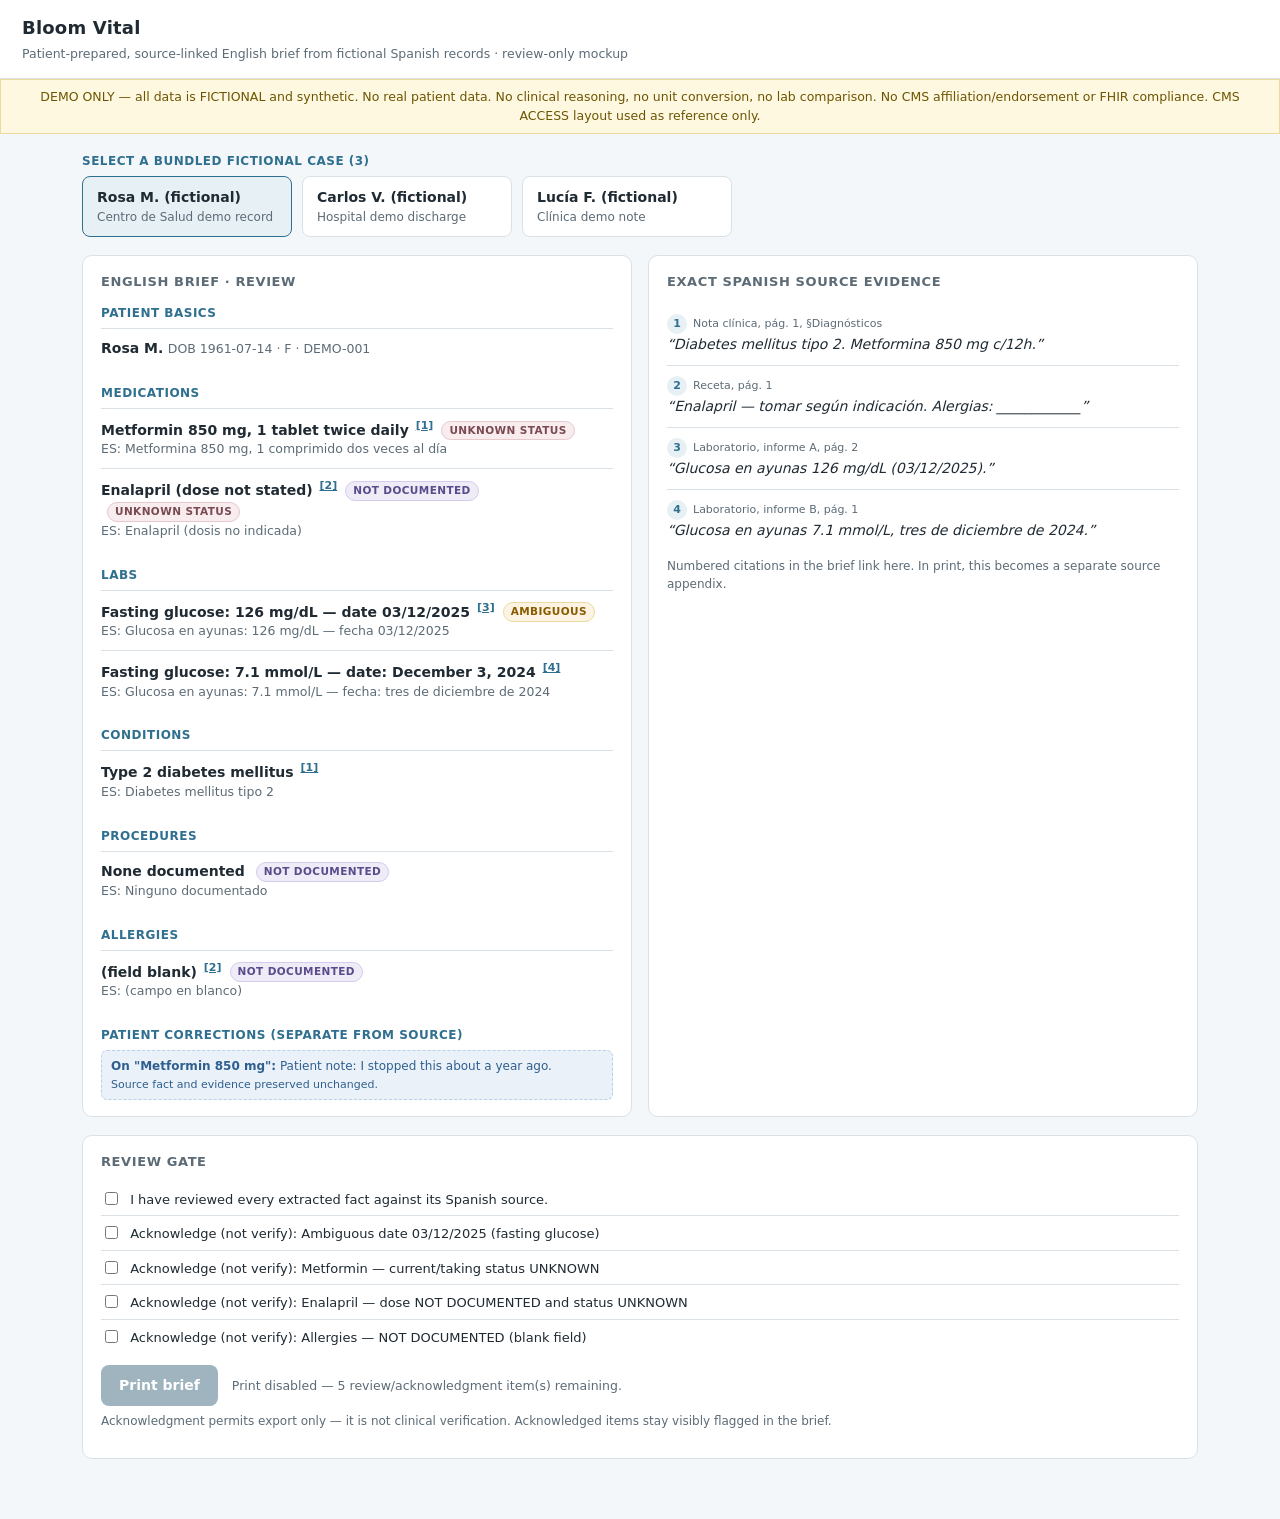
<file: .kiro/specs/bloom-vital/mockup.html>
<!DOCTYPE html>
<html lang="en">
<head>
<meta charset="UTF-8" />
<meta name="viewport" content="width=device-width, initial-scale=1.0" />
<title>Bloom Vital — Mockup (Demo Only)</title>
<!--
  Bloom Vital — review-only visual mockup.
  Self-contained, offline. No external assets, no network, no build step.
  All data is FICTIONAL and hard-coded in-memory. No uploads, no OCR, no real data.
  All controls are simulated. This mockup performs NO clinical reasoning,
  NO unit conversion, and NO lab comparison. It makes NO CMS/FHIR claims.
-->
<style>
  :root {
    --ink: #1f2a33;
    --muted: #5c6b76;
    --line: #d9e1e7;
    --bg: #f4f7f9;
    --panel: #ffffff;
    --accent: #2f6f8f;
    --accent-soft: #e7f0f5;
    --flag-amb: #8a5a00;
    --flag-amb-bg: #fdf3e2;
    --flag-nd: #5a4b8a;
    --flag-nd-bg: #efecf8;
    --flag-unk: #7a4a52;
    --flag-unk-bg: #f8ecee;
    --flag-conf: #9a3b2f;
    --flag-conf-bg: #fbe9e6;
    --ok: #2e6b4f;
    --note: #2f5f8f;
    --note-bg: #eaf1f8;
  }
  * { box-sizing: border-box; }
  body {
    margin: 0;
    font-family: "Segoe UI", system-ui, -apple-system, Arial, sans-serif;
    color: var(--ink);
    background: var(--bg);
    line-height: 1.5;
    font-size: 14px;
  }
  header.app {
    background: var(--panel);
    border-bottom: 1px solid var(--line);
    padding: 14px 22px;
  }
  header.app h1 { margin: 0; font-size: 18px; letter-spacing: 0.2px; }
  header.app p { margin: 4px 0 0; color: var(--muted); font-size: 12.5px; }
  .demo-banner {
    background: #fff8e1;
    border: 1px solid #ecd9a0;
    color: #6b5500;
    padding: 8px 14px;
    font-size: 12.5px;
    text-align: center;
  }
  .wrap { max-width: 1160px; margin: 0 auto; padding: 18px 22px 60px; }

  /* Case selector */
  .cases { display: flex; gap: 10px; flex-wrap: wrap; margin-bottom: 18px; }
  .case-btn {
    border: 1px solid var(--line);
    background: var(--panel);
    border-radius: 8px;
    padding: 10px 14px;
    cursor: pointer;
    text-align: left;
    min-width: 210px;
    font: inherit;
    color: inherit;
  }
  .case-btn:hover { border-color: var(--accent); }
  .case-btn.active { border-color: var(--accent); background: var(--accent-soft); }
  .case-btn .nm { font-weight: 600; }
  .case-btn .sub { color: var(--muted); font-size: 12px; }

  /* Two-pane review */
  .panes { display: grid; grid-template-columns: 1fr 1fr; gap: 16px; }
  .panel {
    background: var(--panel);
    border: 1px solid var(--line);
    border-radius: 10px;
    padding: 16px 18px;
  }
  .panel h2 {
    font-size: 13px; text-transform: uppercase; letter-spacing: 0.6px;
    color: var(--muted); margin: 0 0 12px; font-weight: 700;
  }
  .section-title {
    font-size: 12px; text-transform: uppercase; letter-spacing: 0.5px;
    color: var(--accent); margin: 16px 0 6px; font-weight: 700;
  }
  .section-title:first-of-type { margin-top: 0; }

  .fact { border-top: 1px solid var(--line); padding: 9px 0; }
  .fact:first-child { border-top: none; }
  .fact .label { color: var(--muted); font-size: 12px; }
  .fact .value { font-weight: 600; }
  .fact .en { font-size: 12.5px; color: var(--muted); }

  .flag {
    display: inline-block; font-size: 10.5px; font-weight: 700;
    text-transform: uppercase; letter-spacing: 0.4px;
    padding: 1px 7px; border-radius: 999px; margin-left: 6px; vertical-align: middle;
    border: 1px solid transparent;
  }
  .flag.amb { color: var(--flag-amb); background: var(--flag-amb-bg); border-color: #ecd9a0; }
  .flag.nd  { color: var(--flag-nd);  background: var(--flag-nd-bg);  border-color: #d4ccec; }
  .flag.unk { color: var(--flag-unk); background: var(--flag-unk-bg); border-color: #e6c8cd; }
  .flag.conf{ color: var(--flag-conf);background: var(--flag-conf-bg);border-color: #efc4bc; }
  .flag.ackd { color: var(--ok); background: #e7f3ec; border-color: #bfe0cc; }

  .cite {
    font: inherit; font-size: 11px; color: var(--accent);
    background: none; border: none; cursor: pointer; padding: 0 2px;
    text-decoration: underline; vertical-align: super;
  }
  .cite:hover { color: #1d4d63; }

  .correction {
    margin-top: 6px; font-size: 12px;
    background: var(--note-bg); border: 1px dashed #b9d0e6;
    border-radius: 6px; padding: 6px 9px; color: var(--note);
  }
  .correction b { color: var(--note); }

  /* Evidence (Spanish source) list */
  .evidence-item {
    border-top: 1px solid var(--line); padding: 10px 0;
  }
  .evidence-item:first-child { border-top: none; }
  .evidence-item.hl { background: #fff8e8; border-radius: 6px; padding: 10px; }
  .evidence-item .loc { font-size: 11px; color: var(--muted); }
  .evidence-item .es { font-style: italic; }
  .evidence-item .num {
    display: inline-block; min-width: 20px; height: 20px; line-height: 20px;
    text-align: center; border-radius: 50%; background: var(--accent-soft);
    color: var(--accent); font-size: 11px; font-weight: 700; margin-right: 6px;
  }

  /* Review gate / acknowledgment */
  .gate {
    margin-top: 18px; background: var(--panel); border: 1px solid var(--line);
    border-radius: 10px; padding: 16px 18px;
  }
  .gate h2 { margin: 0 0 10px; font-size: 13px; text-transform: uppercase;
    letter-spacing: 0.6px; color: var(--muted); }
  .checklist { list-style: none; margin: 0 0 12px; padding: 0; }
  .checklist li { padding: 6px 0; border-top: 1px solid var(--line); font-size: 13px; }
  .checklist li:first-child { border-top: none; }
  .checklist input { margin-right: 8px; transform: translateY(1px); }
  .gate-actions { display: flex; align-items: center; gap: 14px; flex-wrap: wrap; }
  .print-btn {
    font: inherit; font-weight: 600; color: #fff; background: var(--accent);
    border: none; border-radius: 8px; padding: 10px 18px; cursor: pointer;
  }
  .print-btn:disabled { background: #9fb4bf; cursor: not-allowed; }
  .gate-status { font-size: 12.5px; color: var(--muted); }
  .gate-status.ready { color: var(--ok); font-weight: 600; }

  .hint { color: var(--muted); font-size: 12px; margin-top: 6px; }

  /* ---------- PRINT: brief page then source appendix ---------- */
  .print-only { display: none; }
  @media print {
    body { background: #fff; font-size: 11.5px; }
    header.app, .demo-banner, .cases, .panes, .gate, .screen-only { display: none !important; }
    .wrap { max-width: none; margin: 0; padding: 0; }
    .print-only { display: block; }
    .brief-page { padding: 14mm; }
    .appendix-page { padding: 14mm; page-break-before: always; }
    .print-head h1 { font-size: 17px; margin: 0; }
    .print-head .meta { color: #555; font-size: 10.5px; margin: 2px 0 10px; }
    .print-demo {
      border: 1px solid #ccc; padding: 5px 8px; font-size: 10px; color: #555;
      margin-bottom: 10px;
    }
    .p-section-title {
      font-size: 11px; text-transform: uppercase; letter-spacing: 0.5px;
      border-bottom: 1px solid #000; padding-bottom: 2px; margin: 12px 0 5px; font-weight: 700;
    }
    .p-row { margin: 3px 0; }
    .p-flag { font-weight: 700; text-transform: uppercase; font-size: 9.5px; }
    .p-cite { vertical-align: super; font-size: 9px; }
    .p-correction { font-style: italic; color: #333; }
    .p-evidence { margin: 5px 0; }
    .p-evidence .es { font-style: italic; }
    .p-evidence .loc { color: #555; font-size: 10px; }
  }
</style>
</head>
<body>
<header class="app">
  <h1>Bloom Vital</h1>
  <p>Patient-prepared, source-linked English brief from fictional Spanish records · review-only mockup</p>
</header>
<div class="demo-banner">
  DEMO ONLY — all data is FICTIONAL and synthetic. No real patient data. No clinical reasoning, no unit conversion, no lab comparison. No CMS affiliation/endorsement or FHIR compliance. CMS ACCESS layout used as reference only.
</div>

<div class="wrap">
  <!-- (1) Case selection -->
  <div class="screen-only">
    <div class="section-title">Select a bundled fictional case (3)</div>
    <div class="cases" id="caseButtons"></div>
  </div>

  <!-- (2) English brief/review beside exact Spanish evidence -->
  <div class="panes screen-only">
    <section class="panel">
      <h2>English brief · review</h2>
      <div id="briefPane"></div>
    </section>
    <section class="panel">
      <h2>Exact Spanish source evidence</h2>
      <div id="evidencePane"></div>
      <p class="hint">Numbered citations in the brief link here. In print, this becomes a separate source appendix.</p>
    </section>
  </div>

  <!-- (3) Review gate -->
  <div class="gate screen-only">
    <h2>Review gate</h2>
    <ul class="checklist" id="gateChecklist"></ul>
    <div class="gate-actions">
      <button class="print-btn" id="printBtn" disabled onclick="window.print()">Print brief</button>
      <span class="gate-status" id="gateStatus"></span>
    </div>
    <p class="hint">Acknowledgment permits export only — it is not clinical verification. Acknowledged items stay visibly flagged in the brief.</p>
  </div>

  <!-- PRINT OUTPUT: compact brief page + source appendix -->
  <div class="print-only" id="printOutput"></div>
</div>

<script>
/* ---------------------------------------------------------------------------
   In-memory simulated data. FICTIONAL. Three bundled cases.
   Flags: amb (ambiguous), nd (not documented), unk (unknown status), conf (conflict).
   Nothing here is converted, compared, or clinically interpreted.
--------------------------------------------------------------------------- */
const CASES = [
  {
    id: "rosa",
    name: "Rosa M. (fictional)",
    sub: "Centro de Salud demo record",
    basics: { name: "Rosa M.", dob: "1961-07-14", sex: "F", id: "DEMO-001" },
    // Each fact may carry a flag and a citation index into `evidence`.
    sections: {
      "Medications": [
        { es: "Metformina 850 mg, 1 comprimido dos veces al día",
          en: "Metformin 850 mg, 1 tablet twice daily", cite: 1,
          status: { flag: "unk", text: "current/taking status UNKNOWN — last mention is from an older note" } },
        { es: "Enalapril (dosis no indicada)",
          en: "Enalapril (dose not stated)", cite: 2,
          detail: { flag: "nd", text: "dose NOT DOCUMENTED" },
          status: { flag: "unk", text: "current/taking status UNKNOWN" } }
      ],
      "Labs": [
        { es: "Glucosa en ayunas: 126 mg/dL — fecha 03/12/2025",
          en: "Fasting glucose: 126 mg/dL — date 03/12/2025", cite: 3,
          dateFlag: { flag: "amb", text: "ambiguous date 03/12/2025 — month/day order NOT resolved" } },
        { es: "Glucosa en ayunas: 7.1 mmol/L — fecha: tres de diciembre de 2024",
          en: "Fasting glucose: 7.1 mmol/L — date: December 3, 2024", cite: 4 }
        // NOTE: two glucose results, different times, different original units.
        // Preserved as-is. NOT converted, NOT compared, NOT flagged as conflict.
      ],
      "Conditions": [
        { es: "Diabetes mellitus tipo 2", en: "Type 2 diabetes mellitus", cite: 1 }
      ],
      "Procedures": [
        { es: "Ninguno documentado", en: "None documented", cite: null,
          detail: { flag: "nd", text: "NOT DOCUMENTED" } }
      ],
      "Allergies": [
        { es: "(campo en blanco)", en: "(field blank)", cite: 2,
          detail: { flag: "nd", text: "NOT DOCUMENTED — blank field, not 'no known allergies'" } }
      ]
    },
    corrections: [
      { on: "Metformin 850 mg", text: "Patient note: I stopped this about a year ago." }
    ],
    evidence: [
      { n: 1, loc: "Nota clínica, pág. 1, §Diagnósticos", es: "Diabetes mellitus tipo 2. Metformina 850 mg c/12h." },
      { n: 2, loc: "Receta, pág. 1", es: "Enalapril — tomar según indicación. Alergias: ____________" },
      { n: 3, loc: "Laboratorio, informe A, pág. 2", es: "Glucosa en ayunas 126 mg/dL (03/12/2025)." },
      { n: 4, loc: "Laboratorio, informe B, pág. 1", es: "Glucosa en ayunas 7.1 mmol/L, tres de diciembre de 2024." }
    ],
    flagsToAck: [
      "Ambiguous date 03/12/2025 (fasting glucose)",
      "Metformin — current/taking status UNKNOWN",
      "Enalapril — dose NOT DOCUMENTED and status UNKNOWN",
      "Allergies — NOT DOCUMENTED (blank field)"
    ]
  },
  {
    id: "carlos",
    name: "Carlos V. (fictional)",
    sub: "Hospital demo discharge",
    basics: { name: "Carlos V.", dob: "1948-11-02", sex: "M", id: "DEMO-002" },
    sections: {
      "Medications": [
        { es: "Atorvastatina 20 mg por la noche", en: "Atorvastatin 20 mg at night", cite: 1,
          status: { flag: "unk", text: "current/taking status UNKNOWN" } }
      ],
      "Labs": [
        { es: "Colesterol total: 210 mg/dL — fecha 10/06/2023",
          en: "Total cholesterol: 210 mg/dL — date 10/06/2023", cite: 2,
          dateFlag: { flag: "amb", text: "ambiguous date 10/06/2023 — month/day order NOT resolved" } }
      ],
      "Conditions": [
        { es: "Hipertensión arterial", en: "Hypertension", cite: 1 }
      ],
      "Procedures": [
        { es: "Colonoscopia (fecha no indicada)", en: "Colonoscopy (date not stated)", cite: 3,
          detail: { flag: "nd", text: "date NOT DOCUMENTED" } }
      ],
      "Allergies": [
        // CONFLICT: two documents, matching context, genuinely contradictory claims.
        { es: "Alergia a la penicilina", en: "Allergy to penicillin", cite: 4,
          detail: { flag: "conf", text: "CONFLICT with discharge note — kept attributed, not merged" } },
        { es: "Sin alergia a la penicilina", en: "No allergy to penicillin", cite: 5,
          detail: { flag: "conf", text: "CONFLICT with intake form — kept attributed, not merged" } }
      ]
    },
    corrections: [],
    evidence: [
      { n: 1, loc: "Resumen de alta, pág. 1", es: "HTA en tratamiento. Atorvastatina 20 mg noche." },
      { n: 2, loc: "Laboratorio, pág. 1", es: "Colesterol total 210 mg/dL (10/06/2023)." },
      { n: 3, loc: "Antecedentes, pág. 2", es: "Colonoscopia previa, sin fecha registrada." },
      { n: 4, loc: "Formulario de ingreso, pág. 1", es: "Alergias: penicilina." },
      { n: 5, loc: "Resumen de alta, pág. 2", es: "Sin alergias conocidas a la penicilina." }
    ],
    flagsToAck: [
      "Ambiguous date 10/06/2023 (total cholesterol)",
      "Atorvastatin — current/taking status UNKNOWN",
      "Colonoscopy — date NOT DOCUMENTED",
      "Allergy to penicillin — CONFLICT across documents"
    ]
  },
  {
    id: "lucia",
    name: "Lucía F. (fictional)",
    sub: "Clínica demo note",
    basics: { name: "Lucía F.", dob: "1990-03-21", sex: "F", id: "DEMO-003" },
    sections: {
      "Medications": [
        { es: "Levotiroxina 50 mcg en ayunas", en: "Levothyroxine 50 mcg fasting", cite: 1,
          status: { flag: "unk", text: "current/taking status UNKNOWN" } }
      ],
      "Labs": [
        { es: "TSH: 3.2 mUI/L — fecha 03/12/2025",
          en: "TSH: 3.2 mIU/L — date 03/12/2025", cite: 2,
          dateFlag: { flag: "amb", text: "ambiguous date 03/12/2025 — month/day order NOT resolved" } },
        { es: "TSH: 4.8 µUI/mL — fecha: tres de diciembre de 2024",
          en: "TSH: 4.8 µIU/mL — date: December 3, 2024", cite: 3 }
        // Two TSH results, different times, different original units. Preserved. No conversion, no comparison.
      ],
      "Conditions": [
        { es: "Hipotiroidismo", en: "Hypothyroidism", cite: 1 }
      ],
      "Procedures": [
        { es: "Ninguno documentado", en: "None documented", cite: null,
          detail: { flag: "nd", text: "NOT DOCUMENTED" } }
      ],
      "Allergies": [
        { es: "(campo en blanco)", en: "(field blank)", cite: 1,
          detail: { flag: "nd", text: "NOT DOCUMENTED — blank field, not 'no known allergies'" } }
      ]
    },
    corrections: [
      { on: "Levothyroxine 50 mcg", text: "Patient note: Still taking this every morning." }
    ],
    evidence: [
      { n: 1, loc: "Nota de clínica, pág. 1", es: "Hipotiroidismo. Levotiroxina 50 mcg en ayunas. Alergias: ____" },
      { n: 2, loc: "Laboratorio, informe A, pág. 1", es: "TSH 3.2 mUI/L (03/12/2025)." },
      { n: 3, loc: "Laboratorio, informe B, pág. 1", es: "TSH 4.8 µUI/mL, tres de diciembre de 2024." }
    ],
    flagsToAck: [
      "Ambiguous date 03/12/2025 (TSH)",
      "Levothyroxine — current/taking status UNKNOWN",
      "Allergies — NOT DOCUMENTED (blank field)"
    ]
  }
];

const FLAG_LABEL = {
  amb:  { cls: "amb",  text: "AMBIGUOUS" },
  nd:   { cls: "nd",   text: "NOT DOCUMENTED" },
  unk:  { cls: "unk",  text: "UNKNOWN STATUS" },
  conf: { cls: "conf", text: "CONFLICT" }
};

let activeCase = CASES[0];
let acked = {};   // index -> bool
let reviewed = false;

function flagSpan(flag, titleText) {
  const f = FLAG_LABEL[flag];
  if (!f) return "";
  return `<span class="flag ${f.cls}" title="${escapeHtml(titleText || '')}">${f.text}</span>`;
}
function escapeHtml(s) {
  return String(s).replace(/[&<>"']/g, c => (
    { "&":"&amp;","<":"&lt;",">":"&gt;",'"':"&quot;","'":"&#39;" }[c]
  ));
}

/* ---- (1) render case buttons ---- */
function renderCases() {
  const host = document.getElementById("caseButtons");
  host.innerHTML = "";
  CASES.forEach(c => {
    const b = document.createElement("button");
    b.className = "case-btn" + (c.id === activeCase.id ? " active" : "");
    b.innerHTML = `<div class="nm">${escapeHtml(c.name)}</div><div class="sub">${escapeHtml(c.sub)}</div>`;
    b.onclick = () => { activeCase = c; resetReview(); renderAll(); };
    host.appendChild(b);
  });
}

/* ---- (2) render brief + evidence ---- */
function renderBrief() {
  const c = activeCase;
  let html = "";
  const b = c.basics;
  html += `<div class="section-title">Patient basics</div>`;
  html += `<div class="fact"><span class="value">${escapeHtml(b.name)}</span>
           <span class="en">DOB ${escapeHtml(b.dob)} · ${escapeHtml(b.sex)} · ${escapeHtml(b.id)}</span></div>`;

  for (const [sec, facts] of Object.entries(c.sections)) {
    html += `<div class="section-title">${escapeHtml(sec)}</div>`;
    facts.forEach(f => {
      let flags = "";
      if (f.detail)   flags += flagSpan(f.detail.flag, f.detail.text);
      if (f.status)   flags += flagSpan(f.status.flag, f.status.text);
      if (f.dateFlag) flags += flagSpan(f.dateFlag.flag, f.dateFlag.text);
      const cite = f.cite ? `<button class="cite" onclick="highlightEvidence(${f.cite})">[${f.cite}]</button>` : "";
      html += `<div class="fact">
          <div class="value">${escapeHtml(f.en)} ${cite}${flags}</div>
          <div class="en">ES: ${escapeHtml(f.es)}</div>
        </div>`;
    });
  }

  // Patient corrections shown separately from source facts
  html += `<div class="section-title">Patient corrections (separate from source)</div>`;
  if (c.corrections.length === 0) {
    html += `<div class="fact"><span class="en">No patient corrections entered.</span></div>`;
  } else {
    c.corrections.forEach(cor => {
      html += `<div class="correction"><b>On "${escapeHtml(cor.on)}":</b> ${escapeHtml(cor.text)}
               <br><span style="font-size:11px">Source fact and evidence preserved unchanged.</span></div>`;
    });
  }
  document.getElementById("briefPane").innerHTML = html;
}

function renderEvidence() {
  const c = activeCase;
  let html = "";
  c.evidence.forEach(ev => {
    html += `<div class="evidence-item" id="ev-${ev.n}">
        <div class="loc"><span class="num">${ev.n}</span>${escapeHtml(ev.loc)}</div>
        <div class="es">“${escapeHtml(ev.es)}”</div>
      </div>`;
  });
  document.getElementById("evidencePane").innerHTML = html;
}

function highlightEvidence(n) {
  document.querySelectorAll(".evidence-item").forEach(e => e.classList.remove("hl"));
  const el = document.getElementById("ev-" + n);
  if (el) { el.classList.add("hl"); el.scrollIntoView({ behavior: "smooth", block: "center" }); }
}

/* ---- (3) review gate ---- */
function renderGate() {
  const c = activeCase;
  const host = document.getElementById("gateChecklist");
  host.innerHTML = "";

  // "reviewed everything" checkbox
  const liRev = document.createElement("li");
  liRev.innerHTML = `<label><input type="checkbox" id="revAll"> I have reviewed every extracted fact against its Spanish source.</label>`;
  host.appendChild(liRev);
  liRev.querySelector("input").checked = reviewed;
  liRev.querySelector("input").onchange = e => { reviewed = e.target.checked; updateGate(); };

  // one acknowledgment per unresolved flag
  c.flagsToAck.forEach((label, i) => {
    const li = document.createElement("li");
    li.innerHTML = `<label><input type="checkbox" data-ack="${i}"> Acknowledge (not verify): ${escapeHtml(label)}</label>`;
    host.appendChild(li);
    const cb = li.querySelector("input");
    cb.checked = !!acked[i];
    cb.onchange = e => { acked[i] = e.target.checked; updateGate(); };
  });
  updateGate();
}

function allAcked() {
  return activeCase.flagsToAck.every((_, i) => acked[i]);
}
function updateGate() {
  const ready = reviewed && allAcked();
  const btn = document.getElementById("printBtn");
  const status = document.getElementById("gateStatus");
  btn.disabled = !ready;
  if (ready) {
    status.textContent = "Review complete — print enabled. Acknowledged items remain flagged in the brief.";
    status.className = "gate-status ready";
  } else {
    const remaining = activeCase.flagsToAck.filter((_, i) => !acked[i]).length + (reviewed ? 0 : 1);
    status.textContent = `Print disabled — ${remaining} review/acknowledgment item(s) remaining.`;
    status.className = "gate-status";
  }
  renderPrint(); // keep print output in sync (acknowledged flags shown)
}

function resetReview() { acked = {}; reviewed = false; }

/* ---- print output: compact brief page + source appendix ---- */
function renderPrint() {
  const c = activeCase;
  const b = c.basics;
  const today = "generated " + new Date().toISOString().slice(0,10);
  let brief = `<section class="brief-page">
    <div class="print-head">
      <h1>Bloom Vital — Patient-Prepared Brief</h1>
      <div class="meta">${escapeHtml(b.name)} · DOB ${escapeHtml(b.dob)} · ${escapeHtml(b.sex)} · ${escapeHtml(b.id)} · ${escapeHtml(today)}</div>
    </div>
    <div class="print-demo">DEMO ONLY — fictional synthetic data. No clinical reasoning, no unit conversion, no lab comparison. No CMS/FHIR claims. CMS ACCESS layout referenced only.</div>`;

  for (const [sec, facts] of Object.entries(c.sections)) {
    brief += `<div class="p-section-title">${escapeHtml(sec)}</div>`;
    facts.forEach(f => {
      let flags = "";
      [f.detail, f.status, f.dateFlag].forEach(fl => {
        if (fl) flags += ` <span class="p-flag">[${FLAG_LABEL[fl.flag].text}]</span>`;
      });
      const cite = f.cite ? `<span class="p-cite">[${f.cite}]</span>` : "";
      brief += `<div class="p-row">• ${escapeHtml(f.en)}${cite}${flags}<br>
                <span style="color:#555">ES: ${escapeHtml(f.es)}</span></div>`;
    });
  }
  brief += `<div class="p-section-title">Patient corrections (separate from source)</div>`;
  if (c.corrections.length === 0) {
    brief += `<div class="p-row p-correction">No patient corrections entered.</div>`;
  } else {
    c.corrections.forEach(cor => {
      brief += `<div class="p-row p-correction">On "${escapeHtml(cor.on)}": ${escapeHtml(cor.text)} (source fact preserved)</div>`;
    });
  }
  brief += `<div class="p-section-title">Unresolved items (acknowledged, still flagged)</div>`;
  c.flagsToAck.forEach((label, i) => {
    brief += `<div class="p-row">• ${escapeHtml(label)} — <span class="p-flag">${acked[i] ? "ACKNOWLEDGED (not verified)" : "NOT ACKNOWLEDGED"}</span></div>`;
  });
  brief += `</section>`;

  // Appendix page
  let appx = `<section class="appendix-page">
    <div class="print-head"><h1>Source Appendix — Exact Spanish Evidence</h1>
    <div class="meta">${escapeHtml(b.name)} · ${escapeHtml(b.id)}</div></div>`;
  c.evidence.forEach(ev => {
    appx += `<div class="p-evidence"><b>[${ev.n}]</b> <span class="loc">${escapeHtml(ev.loc)}</span><br>
             <span class="es">“${escapeHtml(ev.es)}”</span></div>`;
  });
  appx += `</section>`;

  document.getElementById("printOutput").innerHTML = brief + appx;
}

function renderAll() { renderCases(); renderBrief(); renderEvidence(); renderGate(); }
renderAll();
</script>
</body>
</html>
</file>
